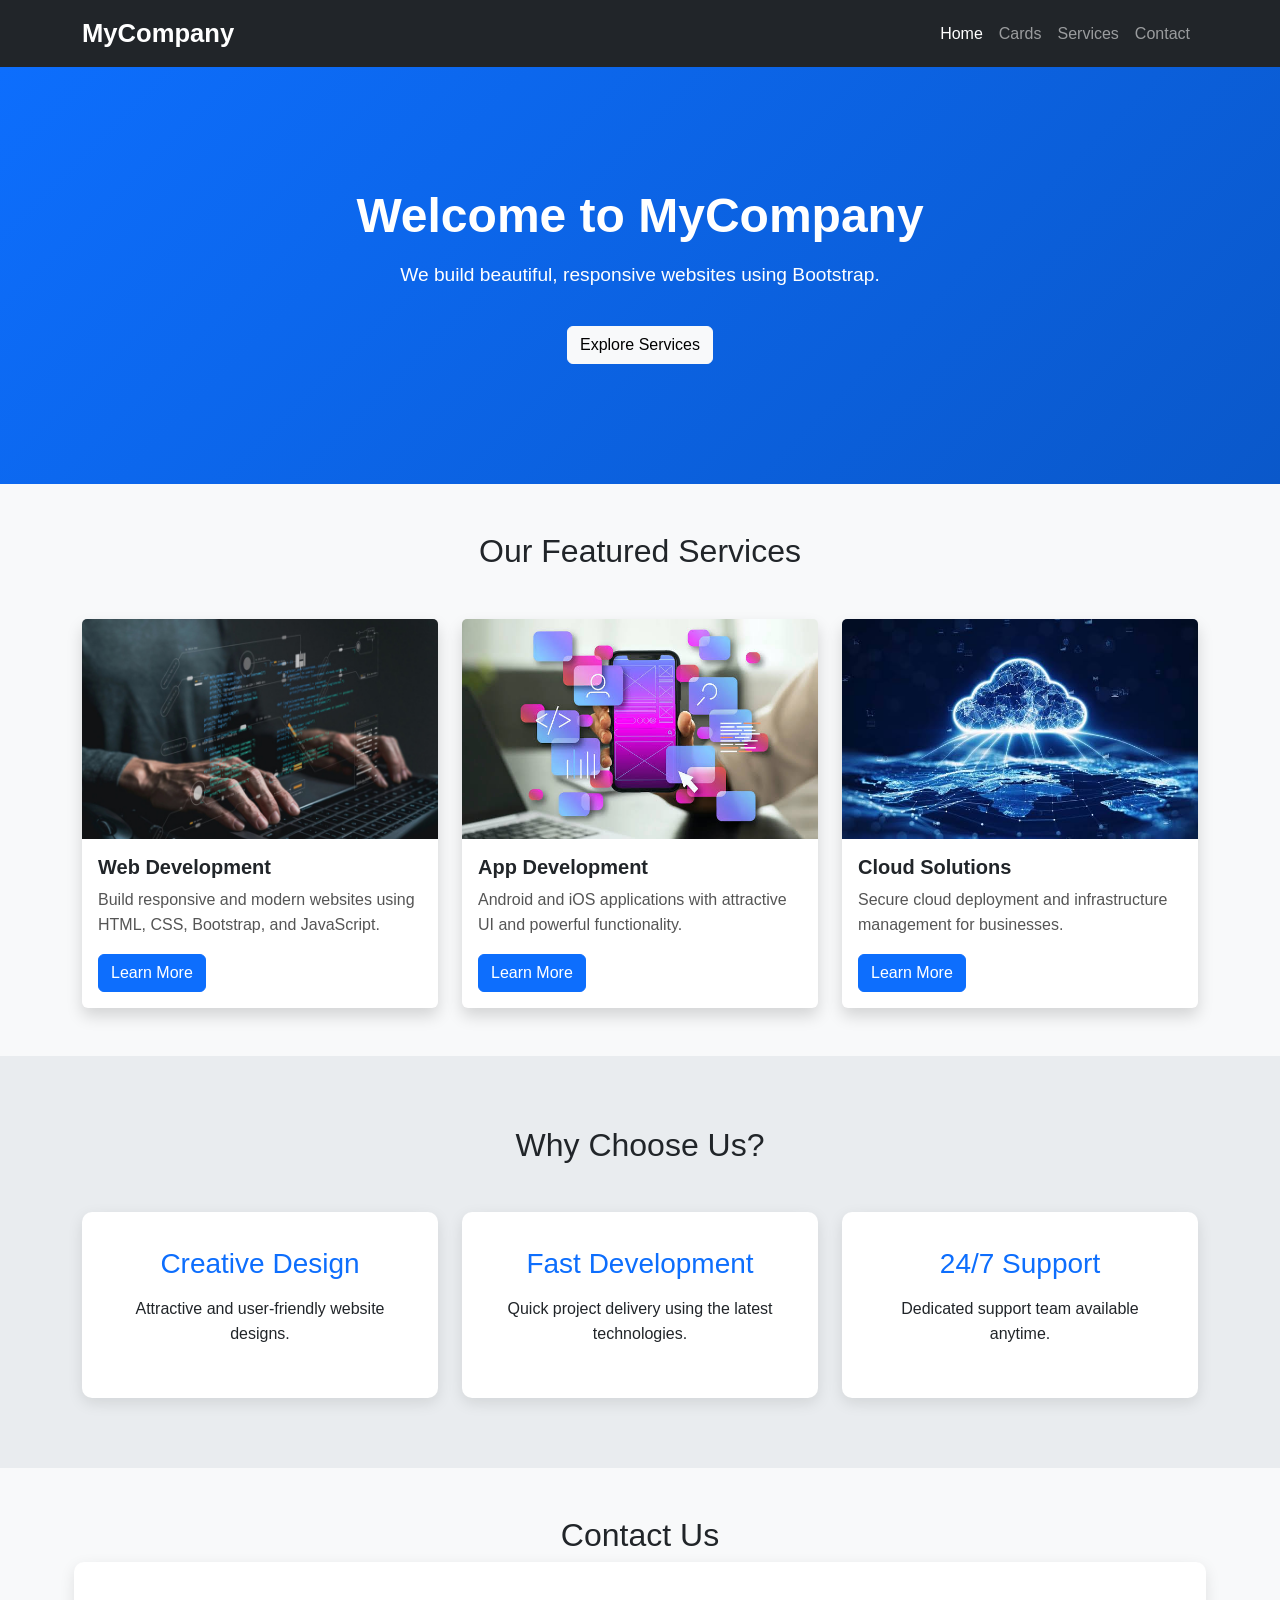
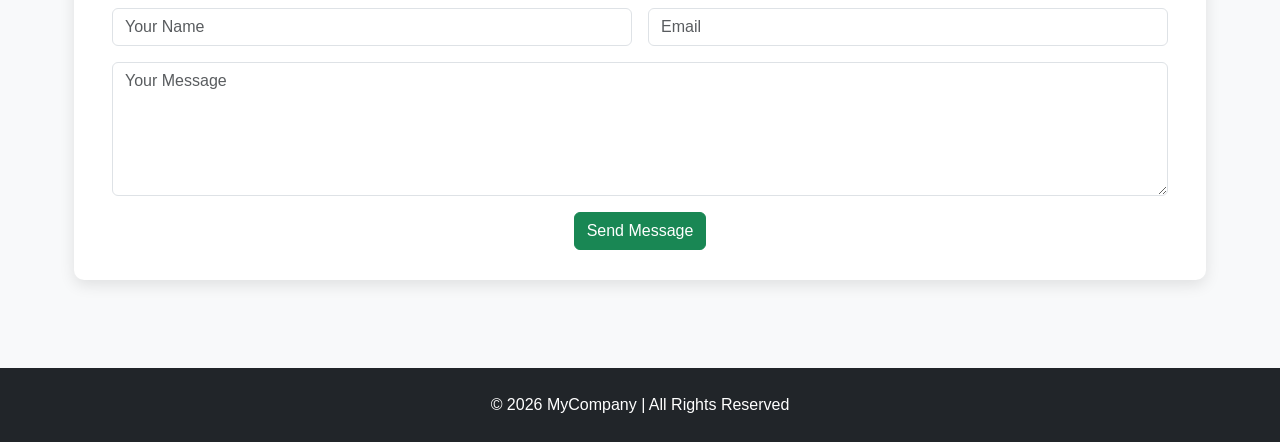
<file: primeor/level2/index.html>
<!DOCTYPE html>
<html lang="en">

<head>
    <meta charset="UTF-8">
    <meta name="viewport" content="width=device-width, initial-scale=1.0">

    <title>Responsive Company Website</title>

    <!-- Bootstrap CSS -->
    <link href="https://cdn.jsdelivr.net/npm/bootstrap@5.3.3/dist/css/bootstrap.min.css" rel="stylesheet">

    <!-- Custom CSS -->
    <link rel="stylesheet" href="css/style.css">
</head>

<body>

    <!-- ================= NAVBAR ================= -->

    <nav class="navbar navbar-expand-lg navbar-dark bg-dark sticky-top">

        <div class="container">

            <a class="navbar-brand fw-bold" href="#">
                MyCompany
            </a>

            <button class="navbar-toggler"
                type="button"
                data-bs-toggle="collapse"
                data-bs-target="#navbar">

                <span class="navbar-toggler-icon"></span>

            </button>

            <div class="collapse navbar-collapse" id="navbar">

                <ul class="navbar-nav ms-auto">

                    <li class="nav-item">
                        <a class="nav-link active" href="#home">Home</a>
                    </li>

                    <li class="nav-item">
                        <a class="nav-link" href="#cards">Cards</a>
                    </li>

                    <li class="nav-item">
                        <a class="nav-link" href="#services">Services</a>
                    </li>

                    <li class="nav-item">
                        <a class="nav-link" href="#contact">Contact</a>
                    </li>

                </ul>

            </div>

        </div>

    </nav>

    <!-- ================= HERO ================= -->

    <section id="home" class="hero">

        <div class="container text-center">

            <h1>Welcome to MyCompany</h1>

            <p>
                We build beautiful, responsive websites using Bootstrap.
            </p>

            <button class="btn btn-light mt-3">
                Explore Services
            </button>

        </div>

    </section>

    <!-- ================= CARDS ================= -->

    <section id="cards" class="container py-5">

        <h2 class="text-center mb-5">
            Our Featured Services
        </h2>

        <div class="row g-4">

            <!-- Card 1 -->

            <div class="col-sm-12 col-md-6 col-lg-4">

                <div class="card h-100 shadow">

                    <img src="images/service1.jpg" class="card-img-top" alt="Web Development">

                    <div class="card-body">

                        <h5 class="card-title">
                            Web Development
                        </h5>

                        <p class="card-text">
                            Build responsive and modern websites using HTML, CSS, Bootstrap, and JavaScript.
                        </p>

                        <a href="#" class="btn btn-primary">
                            Learn More
                        </a>

                    </div>

                </div>

            </div>

            <!-- Card 2 -->

            <div class="col-sm-12 col-md-6 col-lg-4">

                <div class="card h-100 shadow">

                    <img src="images/service2.jpg" class="card-img-top" alt="App Development">

                    <div class="card-body">

                        <h5 class="card-title">
                            App Development
                        </h5>

                        <p class="card-text">
                            Android and iOS applications with attractive UI and powerful functionality.
                        </p>

                        <a href="#" class="btn btn-primary">
                            Learn More
                        </a>

                    </div>

                </div>

            </div>

            <!-- Card 3 -->

            <div class="col-sm-12 col-md-6 col-lg-4">

                <div class="card h-100 shadow">

                    <img src="images/service3.jpg" class="card-img-top" alt="Cloud Computing">

                    <div class="card-body">

                        <h5 class="card-title">
                            Cloud Solutions
                        </h5>

                        <p class="card-text">
                            Secure cloud deployment and infrastructure management for businesses.
                        </p>

                        <a href="#" class="btn btn-primary">
                            Learn More
                        </a>

                    </div>

                </div>

            </div>

        </div>

    </section>

    <!-- ================= SERVICES ================= -->

    <section id="services" class="services">

        <div class="container">

            <h2 class="text-center mb-5">
                Why Choose Us?
            </h2>

            <div class="row g-4">

                <div class="col-md-4">

                    <div class="service-box">

                        <h3>Creative Design</h3>

                        <p>
                            Attractive and user-friendly website designs.
                        </p>

                    </div>

                </div>

                <div class="col-md-4">

                    <div class="service-box">

                        <h3>Fast Development</h3>

                        <p>
                            Quick project delivery using the latest technologies.
                        </p>

                    </div>

                </div>

                <div class="col-md-4">

                    <div class="service-box">

                        <h3>24/7 Support</h3>

                        <p>
                            Dedicated support team available anytime.
                        </p>

                    </div>

                </div>

            </div>

        </div>

    </section>

    <!-- ================= CONTACT ================= -->

    <section id="contact" class="container py-5">

        <h2 class="text-center mb-4">
            Contact Us
        </h2>

        <form class="row g-3">

            <div class="col-md-6">

                <input
                    type="text"
                    class="form-control"
                    placeholder="Your Name">

            </div>

            <div class="col-md-6">

                <input
                    type="email"
                    class="form-control"
                    placeholder="Email">

            </div>

            <div class="col-12">

                <textarea
                    class="form-control"
                    rows="5"
                    placeholder="Your Message"></textarea>

            </div>

            <div class="col-12 text-center">

                <button class="btn btn-success">
                    Send Message
                </button>

            </div>

        </form>

    </section>

    <!-- ================= FOOTER ================= -->

    <footer class="bg-dark text-white text-center p-4">

        © 2026 MyCompany | All Rights Reserved

    </footer>

    <!-- Bootstrap JS -->

    <script src="https://cdn.jsdelivr.net/npm/bootstrap@5.3.3/dist/js/bootstrap.bundle.min.js"></script>

    <!-- Custom JS -->

    <script src="js/script.js"></script>

</body>

</html>
</file>
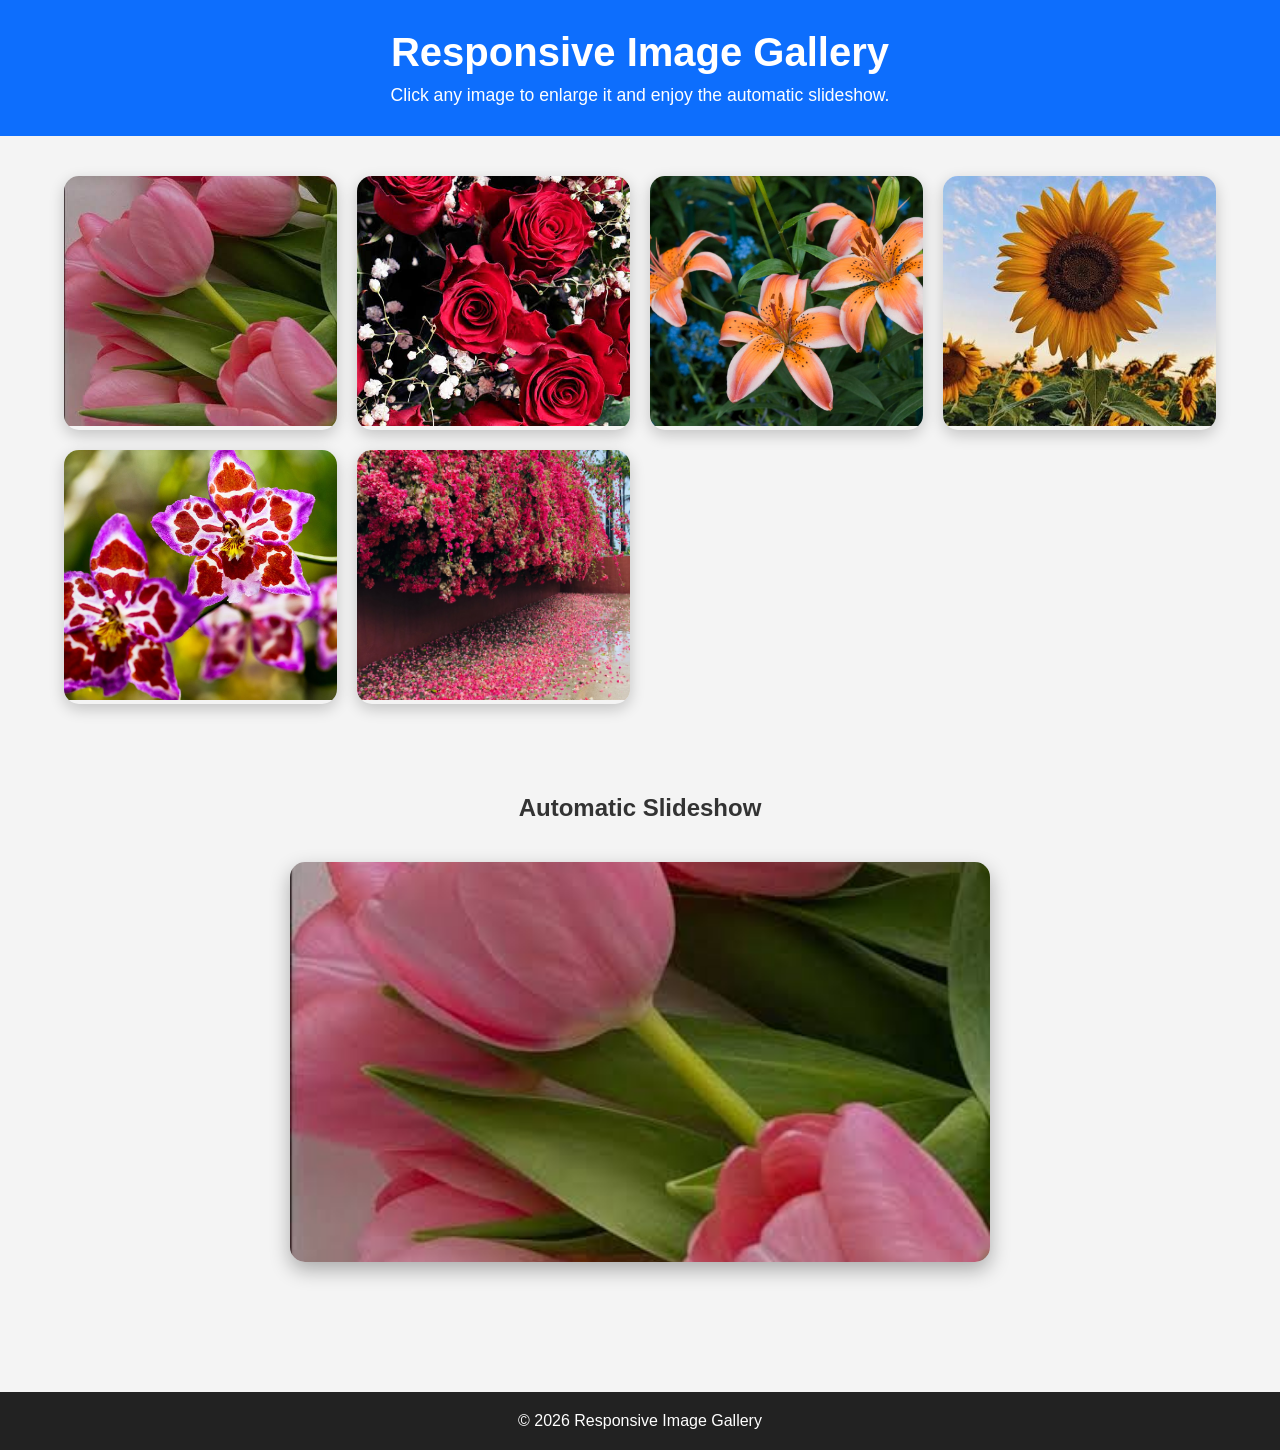
<file: primeor/level3/task1/index.html>
<!DOCTYPE html>
<html lang="en">

<head>

    <meta charset="UTF-8">

    <meta name="viewport"
          content="width=device-width, initial-scale=1.0">

    <title>Responsive Image Gallery</title>

    <link rel="stylesheet"
          href="css/style.css">

</head>

<body>

    <!-- ================= HEADER ================= -->

    <header>

        <h1>Responsive Image Gallery</h1>

        <p>
            Click any image to enlarge it and enjoy the automatic slideshow.
        </p>

    </header>



    <!-- ================= GALLERY ================= -->

    <section class="gallery">

        <div class="image">

            <img src="images/img1.jpg"
                 alt="Nature 1">

        </div>

        <div class="image">

            <img src="images/img2.jpg"
                 alt="Nature 2">

        </div>

        <div class="image">

            <img src="images/img3.jpg"
                 alt="Nature 3">

        </div>

        <div class="image">

            <img src="images/img4.jpg"
                 alt="Nature 4">

        </div>

        <div class="image">

            <img src="images/img5.jpg"
                 alt="Nature 5">

        </div>

        <div class="image">

            <img src="images/img6.jpg"
                 alt="Nature 6">

        </div>

    </section>



    <!-- ================= LIGHTBOX ================= -->

    <div class="lightbox"
         id="lightbox">

        <span class="close">

            &times;

        </span>

        <img class="lightbox-image"
             id="lightboxImage">

        <div class="caption"
             id="caption">

        </div>

    </div>



    <!-- ================= SLIDESHOW ================= -->

   <section class="slideshow-section">

    <h2>Automatic Slideshow</h2>

    <div class="slider">

        <div class="slides">

            <img src="images/img1.jpg" alt="Image 1">

            <img src="images/img2.jpg" alt="Image 2">

            <img src="images/img3.jpg" alt="Image 3">

            <img src="images/img4.jpg" alt="Image 4">

            <img src="images/img5.jpg" alt="Image 5">

            <img src="images/img6.jpg" alt="Image 6">

        </div>

    </div>

</section>



    <!-- ================= FOOTER ================= -->

    <footer>

        <p>

            © 2026 Responsive Image Gallery

        </p>

    </footer>



    <script src="js/script.js"></script>

</body>

</html>
</file>
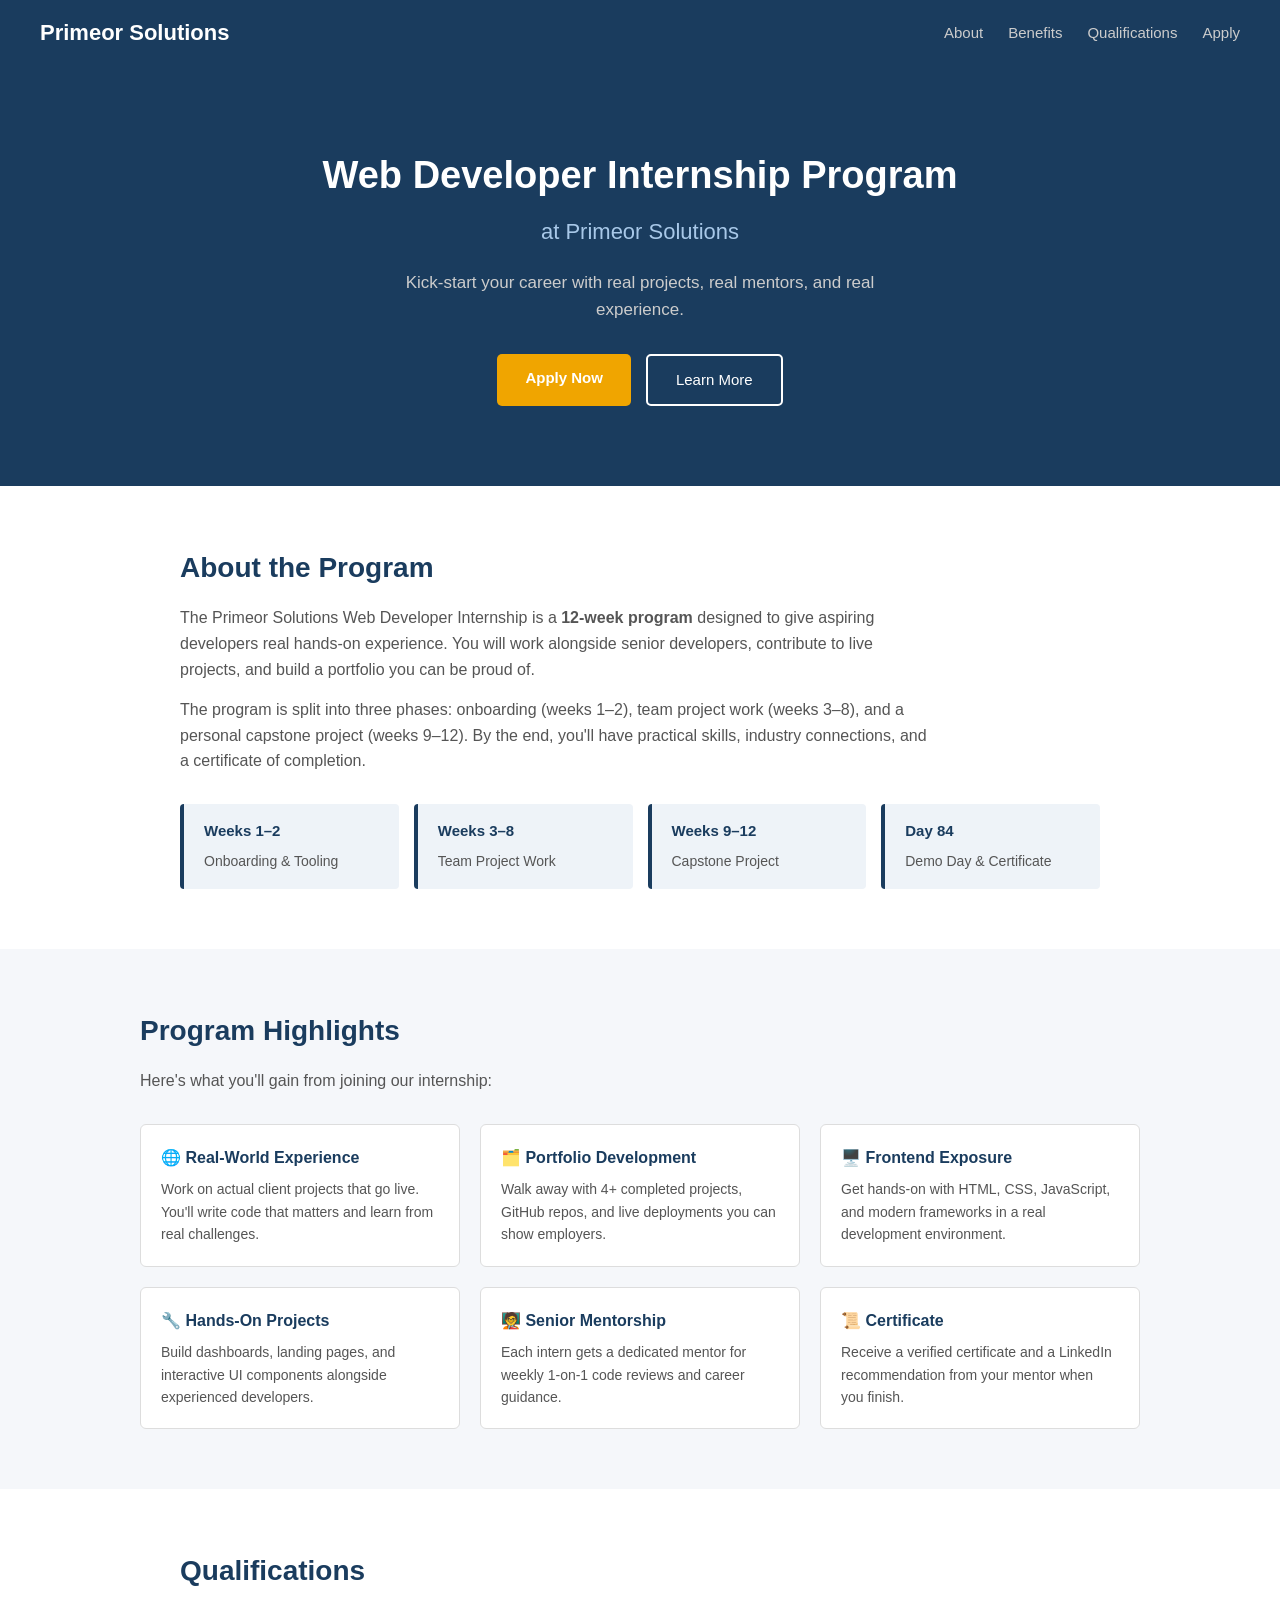
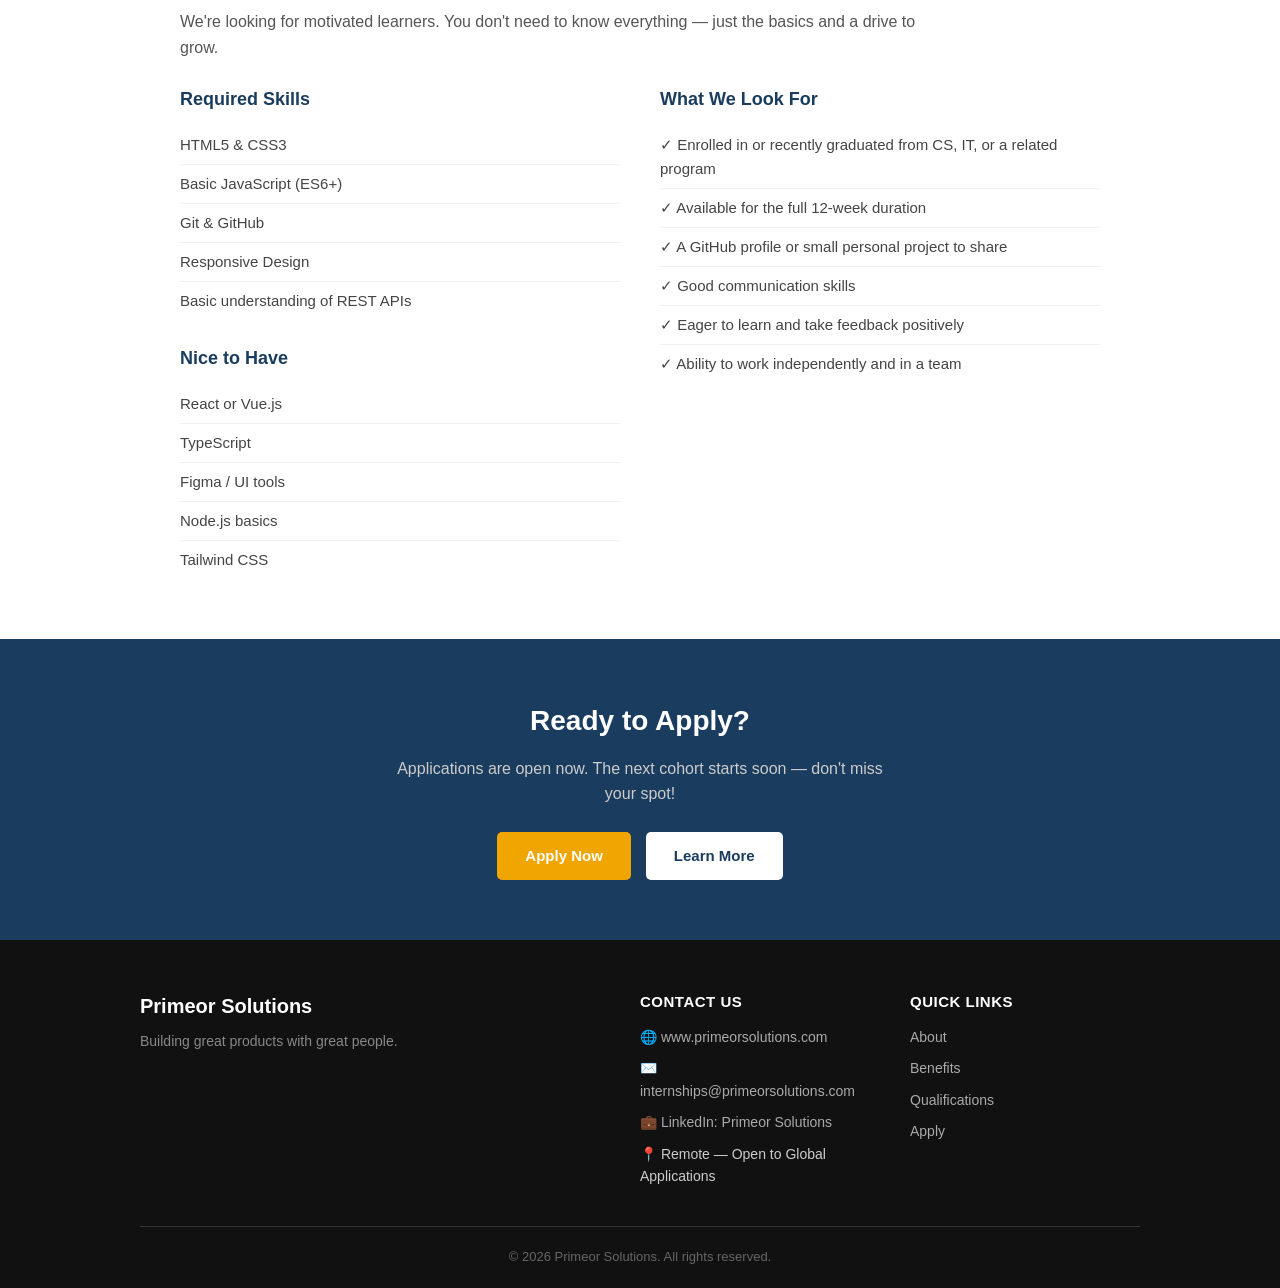
<file: primeor/level3/task2/index.html>
<!DOCTYPE html>
<html lang="en">
<head>
  <meta charset="UTF-8" />
  <meta name="viewport" content="width=device-width, initial-scale=1.0" />
  <title>Web Developer Internship - Primeor Solutions</title>
  <link rel="stylesheet" href="style.css" />
</head>
<body>

  <!-- Navigation -->
  <nav>
    <div class="logo">Primeor Solutions</div>
    <ul class="nav-links">
      <li><a href="#about">About</a></li>
      <li><a href="#highlights">Benefits</a></li>
      <li><a href="#qualifications">Qualifications</a></li>
      <li><a href="#apply">Apply</a></li>
    </ul>
  </nav>

  <!-- Hero Section -->
  <section class="hero">
    <h1>Web Developer Internship Program</h1>
    <h2>at Primeor Solutions</h2>
    <p>Kick-start your career with real projects, real mentors, and real experience.</p>
    <div class="hero-buttons">
      <a href="#apply" class="btn-primary">Apply Now</a>
      <a href="#about" class="btn-secondary">Learn More</a>
    </div>
  </section>

  <!-- About Section -->
  <section id="about" class="section">
    <h2>About the Program</h2>
    <p>
      The Primeor Solutions Web Developer Internship is a <strong>12-week program</strong>
      designed to give aspiring developers real hands-on experience. You will work
      alongside senior developers, contribute to live projects, and build a portfolio
      you can be proud of.
    </p>
    <p>
      The program is split into three phases: onboarding (weeks 1–2), team project work
      (weeks 3–8), and a personal capstone project (weeks 9–12). By the end, you'll have
      practical skills, industry connections, and a certificate of completion.
    </p>

    <div class="timeline">
      <div class="timeline-item">
        <span class="week">Weeks 1–2</span>
        <span class="desc">Onboarding &amp; Tooling</span>
      </div>
      <div class="timeline-item">
        <span class="week">Weeks 3–8</span>
        <span class="desc">Team Project Work</span>
      </div>
      <div class="timeline-item">
        <span class="week">Weeks 9–12</span>
        <span class="desc">Capstone Project</span>
      </div>
      <div class="timeline-item">
        <span class="week">Day 84</span>
        <span class="desc">Demo Day &amp; Certificate</span>
      </div>
    </div>
  </section>

  <!-- Highlights Section -->
  <section id="highlights" class="section section-gray">
    <h2>Program Highlights</h2>
    <p>Here's what you'll gain from joining our internship:</p>

    <div class="cards">
      <div class="card">
        <h3>🌐 Real-World Experience</h3>
        <p>Work on actual client projects that go live. You'll write code that matters and learn from real challenges.</p>
      </div>
      <div class="card">
        <h3>🗂️ Portfolio Development</h3>
        <p>Walk away with 4+ completed projects, GitHub repos, and live deployments you can show employers.</p>
      </div>
      <div class="card">
        <h3>🖥️ Frontend Exposure</h3>
        <p>Get hands-on with HTML, CSS, JavaScript, and modern frameworks in a real development environment.</p>
      </div>
      <div class="card">
        <h3>🔧 Hands-On Projects</h3>
        <p>Build dashboards, landing pages, and interactive UI components alongside experienced developers.</p>
      </div>
      <div class="card">
        <h3>🧑‍🏫 Senior Mentorship</h3>
        <p>Each intern gets a dedicated mentor for weekly 1-on-1 code reviews and career guidance.</p>
      </div>
      <div class="card">
        <h3>📜 Certificate</h3>
        <p>Receive a verified certificate and a LinkedIn recommendation from your mentor when you finish.</p>
      </div>
    </div>
  </section>

  <!-- Qualifications Section -->
  <section id="qualifications" class="section">
    <h2>Qualifications</h2>
    <p>We're looking for motivated learners. You don't need to know everything — just the basics and a drive to grow.</p>

    <div class="qual-columns">
      <div class="qual-col">
        <h3>Required Skills</h3>
        <ul>
          <li>HTML5 &amp; CSS3</li>
          <li>Basic JavaScript (ES6+)</li>
          <li>Git &amp; GitHub</li>
          <li>Responsive Design</li>
          <li>Basic understanding of REST APIs</li>
        </ul>

        <h3 style="margin-top: 24px;">Nice to Have</h3>
        <ul>
          <li>React or Vue.js</li>
          <li>TypeScript</li>
          <li>Figma / UI tools</li>
          <li>Node.js basics</li>
          <li>Tailwind CSS</li>
        </ul>
      </div>

      <div class="qual-col">
        <h3>What We Look For</h3>
        <ul>
          <li>✓ Enrolled in or recently graduated from CS, IT, or a related program</li>
          <li>✓ Available for the full 12-week duration</li>
          <li>✓ A GitHub profile or small personal project to share</li>
          <li>✓ Good communication skills</li>
          <li>✓ Eager to learn and take feedback positively</li>
          <li>✓ Ability to work independently and in a team</li>
        </ul>
      </div>
    </div>
  </section>

  <!-- CTA Section -->
  <section id="apply" class="section section-blue">
    <h2>Ready to Apply?</h2>
    <p>Applications are open now. The next cohort starts soon — don't miss your spot!</p>
    <div class="hero-buttons">
      <a href="mailto:internships@primeorsolutions.com" class="btn-primary">Apply Now</a>
      <a href="#about" class="btn-white">Learn More</a>
    </div>
  </section>

  <!-- Footer -->
  <footer>
    <div class="footer-content">
      <div class="footer-brand">
        <h3>Primeor Solutions</h3>
        <p>Building great products with great people.</p>
      </div>

      <div class="footer-col">
        <h4>Contact Us</h4>
        <ul>
          <li>🌐 <a href="https://www.primeorsolutions.com" target="_blank">www.primeorsolutions.com</a></li>
          <li>✉️ <a href="mailto:internships@primeorsolutions.com">internships@primeorsolutions.com</a></li>
          <li>💼 <a href="https://linkedin.com/company/primeor-solutions" target="_blank">LinkedIn: Primeor Solutions</a></li>
          <li>📍 Remote — Open to Global Applications</li>
        </ul>
      </div>

      <div class="footer-col">
        <h4>Quick Links</h4>
        <ul>
          <li><a href="#about">About</a></li>
          <li><a href="#highlights">Benefits</a></li>
          <li><a href="#qualifications">Qualifications</a></li>
          <li><a href="#apply">Apply</a></li>
        </ul>
      </div>
    </div>

    <div class="footer-bottom">
      <p>© 2026 Primeor Solutions. All rights reserved.</p>
    </div>
  </footer>

  <script src="script.js"></script>
</body>
</html>
</file>
<file: primeor/level2/css/style.css>
*{
    margin:0;
    padding:0;
    box-sizing:border-box;
}

html{
    scroll-behavior:smooth;
}

body{
    font-family:Arial, Helvetica, sans-serif;
    line-height:1.6;
    background:#f8f9fa;
}

/* ================= HERO ================= */

.hero{
    background:linear-gradient(135deg,#0d6efd,#0a58ca);
    color:white;
    text-align:center;
    padding:120px 20px;
}

.hero h1{
    font-size:3rem;
    font-weight:bold;
}

.hero p{
    font-size:1.2rem;
    margin-top:15px;
    margin-bottom:20px;
}

/* ================= NAVBAR ================= */

.navbar-brand{
    font-size:1.6rem;
}

.nav-link{
    transition:.3s;
}

.nav-link:hover{
    color:#ffc107 !important;
}

/* ================= CARDS ================= */

.card{
    border:none;
    transition:.4s;
}

.card:hover{
    transform:translateY(-10px);
    box-shadow:0 15px 30px rgba(0,0,0,.2);
}

.card img{
    height:220px;
    object-fit:cover;
}

.card-title{
    font-weight:bold;
}

.card-text{
    color:#555;
}

/* ================= SERVICES ================= */

.services{
    background:#e9ecef;
    padding:70px 0;
}

.service-box{
    background:white;
    padding:35px;
    border-radius:10px;
    text-align:center;
    transition:.4s;
    height:100%;
    box-shadow:0 5px 15px rgba(0,0,0,.1);
}

.service-box:hover{
    transform:scale(1.05);
}

.service-box h3{
    color:#0d6efd;
    margin-bottom:15px;
}

/* ================= CONTACT ================= */

form{
    background:white;
    padding:30px;
    border-radius:10px;
    box-shadow:0 5px 15px rgba(0,0,0,.1);
}

/* ================= FOOTER ================= */

footer{
    margin-top:40px;
}

/* ===================================================
                MEDIA QUERIES
=================================================== */

/* Laptop */

@media(max-width:992px){

.hero{
    padding:90px 20px;
}

.hero h1{
    font-size:2.5rem;
}

.card img{
    height:200px;
}

}

/* Tablet */

@media(max-width:768px){

.hero{
    padding:70px 20px;
}

.hero h1{
    font-size:2rem;
}

.hero p{
    font-size:1rem;
}

.card{
    margin-bottom:20px;
}

.service-box{
    margin-bottom:20px;
}

.navbar-nav{
    text-align:center;
}

}

/* Mobile */

@media(max-width:576px){

.hero{
    padding:50px 15px;
}

.hero h1{
    font-size:1.8rem;
}

.hero p{
    font-size:.95rem;
}

.card img{
    height:180px;
}

.service-box{
    padding:25px;
}

form{
    padding:20px;
}

.btn{
    width:100%;
}

footer{
    font-size:14px;
}

}
</file>
<file: primeor/level3/task1/css/style.css>
*{
    margin:0;
    padding:0;
    box-sizing:border-box;
    font-family:Arial, Helvetica, sans-serif;
}

body{
    background:#f4f4f4;
    color:#333;
}

/* ================= HEADER ================= */

header{
    background:#0d6efd;
    color:white;
    text-align:center;
    padding:30px 20px;
}

header h1{
    margin-bottom:10px;
    font-size:2.5rem;
}

header p{
    font-size:1.1rem;
}

/* ================= GALLERY ================= */

.gallery{
    width:90%;
    margin:40px auto;

    display:grid;

    grid-template-columns:repeat(auto-fit,minmax(250px,1fr));

    gap:20px;
}

.image{
    overflow:hidden;
    border-radius:15px;
    cursor:pointer;
    box-shadow:0 5px 15px rgba(0,0,0,.2);
}

.image img{

    width:100%;
    height:250px;

    object-fit:cover;

    transition:.5s;
}

.image:hover img{

    transform:scale(1.1);

    filter:brightness(80%);
}

/* ================= LIGHTBOX ================= */

.lightbox{

    position:fixed;

    top:0;
    left:0;

    width:100%;
    height:100%;

    background:rgba(0,0,0,.9);

    display:none;

    justify-content:center;
    align-items:center;

    flex-direction:column;

    z-index:1000;
}

.lightbox-image{

    max-width:85%;
    max-height:75%;

    border-radius:10px;

    animation:zoom .4s;
}

.caption{

    color:white;

    margin-top:20px;

    font-size:22px;
}

.close{

    position:absolute;

    top:20px;
    right:35px;

    color:white;

    font-size:45px;

    cursor:pointer;
}

@keyframes zoom{

    from{

        transform:scale(.5);

        opacity:0;

    }

    to{

        transform:scale(1);

        opacity:1;

    }

}

/* ================= SLIDESHOW ================= */
.slider{
width:80%;
    max-width:700px;
    height:400px;
    overflow:hidden;
    margin:40px auto;
    border-radius:15px;
    box-shadow:0 8px 20px rgba(0,0,0,.3);

}
.slides{
    display:flex;
    width:100%;
    height:100%;
    animation:slide 24s infinite;
}

.slides img{
    min-width:100%;
    height:100%;
    object-fit:cover;
    justify-content:center;
}

@keyframes slide{

    0%,15%{
        transform:translateX(0%);
    }

    20%,35%{
        transform:translateX(-100%);
    }

    40%,55%{
        transform:translateX(-200%);
    }

    60%,75%{
        transform:translateX(-300%);
    }

    80%,95%{
        transform:translateX(-400%);
    }

    100%{
        transform:translateX(-500%);
    }

}
.slideshow-section{

    width:90%;

    margin:auto;

    text-align:center;

    padding:50px 0;

    justify-content:center;
}

.slideshow{

    display:flex;

    justify-content:center;

    align-items:center;

    gap:20px;

    margin-top:25px;
}

.slideshow img{

    width:70%;

    max-width:700px;

    height:420px;

    object-fit:cover;

    border-radius:15px;

    box-shadow:0 8px 20px rgba(0,0,0,.3);

    transition:.6s;

    justify-content:center;
}

.slideshow button{

    width:60px;

    height:60px;

    border:none;

    border-radius:50%;

    background:#0d6efd;

    color:white;

    font-size:28px;

    cursor:pointer;

    transition:.3s;
}

.slideshow button:hover{

    background:#084298;

    transform:scale(1.1);
}

/* ================= FOOTER ================= */

footer{

    background:#222;

    color:white;

    text-align:center;

    padding:20px;

    margin-top:40px;
}

/* ================= RESPONSIVE ================= */
@media(max-width:768px){

.slider{

height:260px;

}

.slides img{

height:260px;

}
}
@media(max-width:992px){

.slideshow img{

width:80%;

height:350px;

}

}

@media(max-width:768px){

header h1{

font-size:2rem;

}

.gallery{

grid-template-columns:repeat(2,1fr);

}

.slideshow{

flex-direction:column;

}

.slideshow img{

width:100%;

height:300px;

}

.slideshow button{

width:50px;

height:50px;

}

}

@media(max-width:576px){

.gallery{

grid-template-columns:1fr;

}

.image img{

height:220px;

}

header h1{

font-size:1.7rem;

}

header p{

font-size:.95rem;

}

.slideshow img{

height:220px;

}

.close{

font-size:35px;

right:20px;

}

.caption{

font-size:18px;

}

}
</file>
<file: primeor/level3/task2/style.css>
/* General Reset */
* {
  margin: 0;
  padding: 0;
  box-sizing: border-box;
}

body {
  font-family: Arial, sans-serif;
  color: #333;
  background-color: #fff;
  line-height: 1.6;
}

/* Navigation */
nav {
  background-color: #1a3c5e;
  display: flex;
  justify-content: space-between;
  align-items: center;
  padding: 15px 40px;
  position: sticky;
  top: 0;
  z-index: 100;
}

.logo {
  color: #fff;
  font-size: 22px;
  font-weight: bold;
}

.nav-links {
  list-style: none;
  display: flex;
  gap: 25px;
}

.nav-links a {
  color: #ccc;
  text-decoration: none;
  font-size: 15px;
}

.nav-links a:hover {
  color: #fff;
}

/* Hero Section */
.hero {
  background-color: #1a3c5e;
  color: #fff;
  text-align: center;
  padding: 80px 20px;
}

.hero h1 {
  font-size: 38px;
  margin-bottom: 8px;
}

.hero h2 {
  font-size: 22px;
  font-weight: normal;
  color: #a8c8e8;
  margin-bottom: 20px;
}

.hero p {
  font-size: 17px;
  color: #ccc;
  margin-bottom: 30px;
  max-width: 550px;
  margin-left: auto;
  margin-right: auto;
}

/* Buttons */
.hero-buttons {
  display: flex;
  justify-content: center;
  gap: 15px;
  flex-wrap: wrap;
}

.btn-primary {
  background-color: #f0a500;
  color: #fff;
  padding: 12px 28px;
  border-radius: 5px;
  text-decoration: none;
  font-size: 15px;
  font-weight: bold;
}

.btn-primary:hover {
  background-color: #d4920a;
}

.btn-secondary {
  background-color: transparent;
  color: #fff;
  padding: 12px 28px;
  border-radius: 5px;
  text-decoration: none;
  font-size: 15px;
  border: 2px solid #fff;
}

.btn-secondary:hover {
  background-color: rgba(255, 255, 255, 0.1);
}

.btn-white {
  background-color: #fff;
  color: #1a3c5e;
  padding: 12px 28px;
  border-radius: 5px;
  text-decoration: none;
  font-size: 15px;
  font-weight: bold;
}

.btn-white:hover {
  background-color: #e8e8e8;
}

/* Sections */
.section {
  padding: 60px 40px;
  max-width: 1000px;
  margin: 0 auto;
}

.section h2 {
  font-size: 28px;
  margin-bottom: 15px;
  color: #1a3c5e;
}

.section p {
  font-size: 16px;
  color: #555;
  margin-bottom: 15px;
  max-width: 750px;
}

/* Gray background section */
.section-gray {
  background-color: #f5f7fa;
  max-width: 100%;
  padding: 60px 40px;
}

.section-gray h2,
.section-gray p {
  max-width: 1000px;
  margin-left: auto;
  margin-right: auto;
}

.section-gray > * {
  max-width: 1000px;
  margin-left: auto;
  margin-right: auto;
}

/* Blue CTA Section */
.section-blue {
  background-color: #1a3c5e;
  color: #fff;
  text-align: center;
  max-width: 100%;
  padding: 60px 40px;
}

.section-blue h2 {
  font-size: 28px;
  color: #fff;
  margin-bottom: 12px;
}

.section-blue p {
  color: #ccc;
  margin-bottom: 25px;
  max-width: 500px;
  margin-left: auto;
  margin-right: auto;
}

/* Timeline */
.timeline {
  display: flex;
  gap: 15px;
  flex-wrap: wrap;
  margin-top: 30px;
}

.timeline-item {
  background-color: #eef3f8;
  border-left: 4px solid #1a3c5e;
  padding: 15px 20px;
  flex: 1;
  min-width: 180px;
  border-radius: 4px;
}

.timeline-item .week {
  display: block;
  font-weight: bold;
  color: #1a3c5e;
  font-size: 15px;
  margin-bottom: 5px;
}

.timeline-item .desc {
  font-size: 14px;
  color: #555;
}

/* Cards */
.cards {
  display: flex;
  flex-wrap: wrap;
  gap: 20px;
  margin-top: 30px;
}

.card {
  background-color: #fff;
  border: 1px solid #ddd;
  border-radius: 6px;
  padding: 20px;
  flex: 1;
  min-width: 260px;
}

.card h3 {
  font-size: 16px;
  margin-bottom: 8px;
  color: #1a3c5e;
}

.card p {
  font-size: 14px;
  color: #555;
  margin: 0;
}

/* Qualifications */
.qual-columns {
  display: flex;
  gap: 40px;
  flex-wrap: wrap;
  margin-top: 25px;
}

.qual-col {
  flex: 1;
  min-width: 250px;
}

.qual-col h3 {
  font-size: 18px;
  color: #1a3c5e;
  margin-bottom: 12px;
}

.qual-col ul {
  list-style: none;
  padding: 0;
}

.qual-col ul li {
  padding: 7px 0;
  border-bottom: 1px solid #eee;
  font-size: 15px;
  color: #444;
}

.qual-col ul li:last-child {
  border-bottom: none;
}

/* Footer */
footer {
  background-color: #111;
  color: #ccc;
  padding: 50px 40px 20px;
}

.footer-content {
  display: flex;
  flex-wrap: wrap;
  gap: 40px;
  max-width: 1000px;
  margin: 0 auto;
  padding-bottom: 30px;
  border-bottom: 1px solid #333;
}

.footer-brand {
  flex: 2;
  min-width: 200px;
}

.footer-brand h3 {
  color: #fff;
  font-size: 20px;
  margin-bottom: 8px;
}

.footer-brand p {
  font-size: 14px;
  color: #888;
}

.footer-col {
  flex: 1;
  min-width: 180px;
}

.footer-col h4 {
  color: #fff;
  font-size: 15px;
  margin-bottom: 12px;
  text-transform: uppercase;
  letter-spacing: 0.5px;
}

.footer-col ul {
  list-style: none;
}

.footer-col ul li {
  margin-bottom: 9px;
  font-size: 14px;
}

.footer-col a {
  color: #aaa;
  text-decoration: none;
}

.footer-col a:hover {
  color: #fff;
}

.footer-bottom {
  text-align: center;
  padding-top: 20px;
  font-size: 13px;
  color: #666;
  max-width: 1000px;
  margin: 0 auto;
}

/* Responsive */
@media (max-width: 700px) {
  nav {
    flex-direction: column;
    gap: 12px;
    padding: 15px 20px;
  }

  .hero h1 {
    font-size: 26px;
  }

  .section {
    padding: 40px 20px;
  }

  .section-gray,
  .section-blue {
    padding: 40px 20px;
  }

  .timeline {
    flex-direction: column;
  }

  .cards {
    flex-direction: column;
  }

  .qual-columns {
    flex-direction: column;
  }

  .footer-content {
    flex-direction: column;
    gap: 25px;
  }
}
</file>
